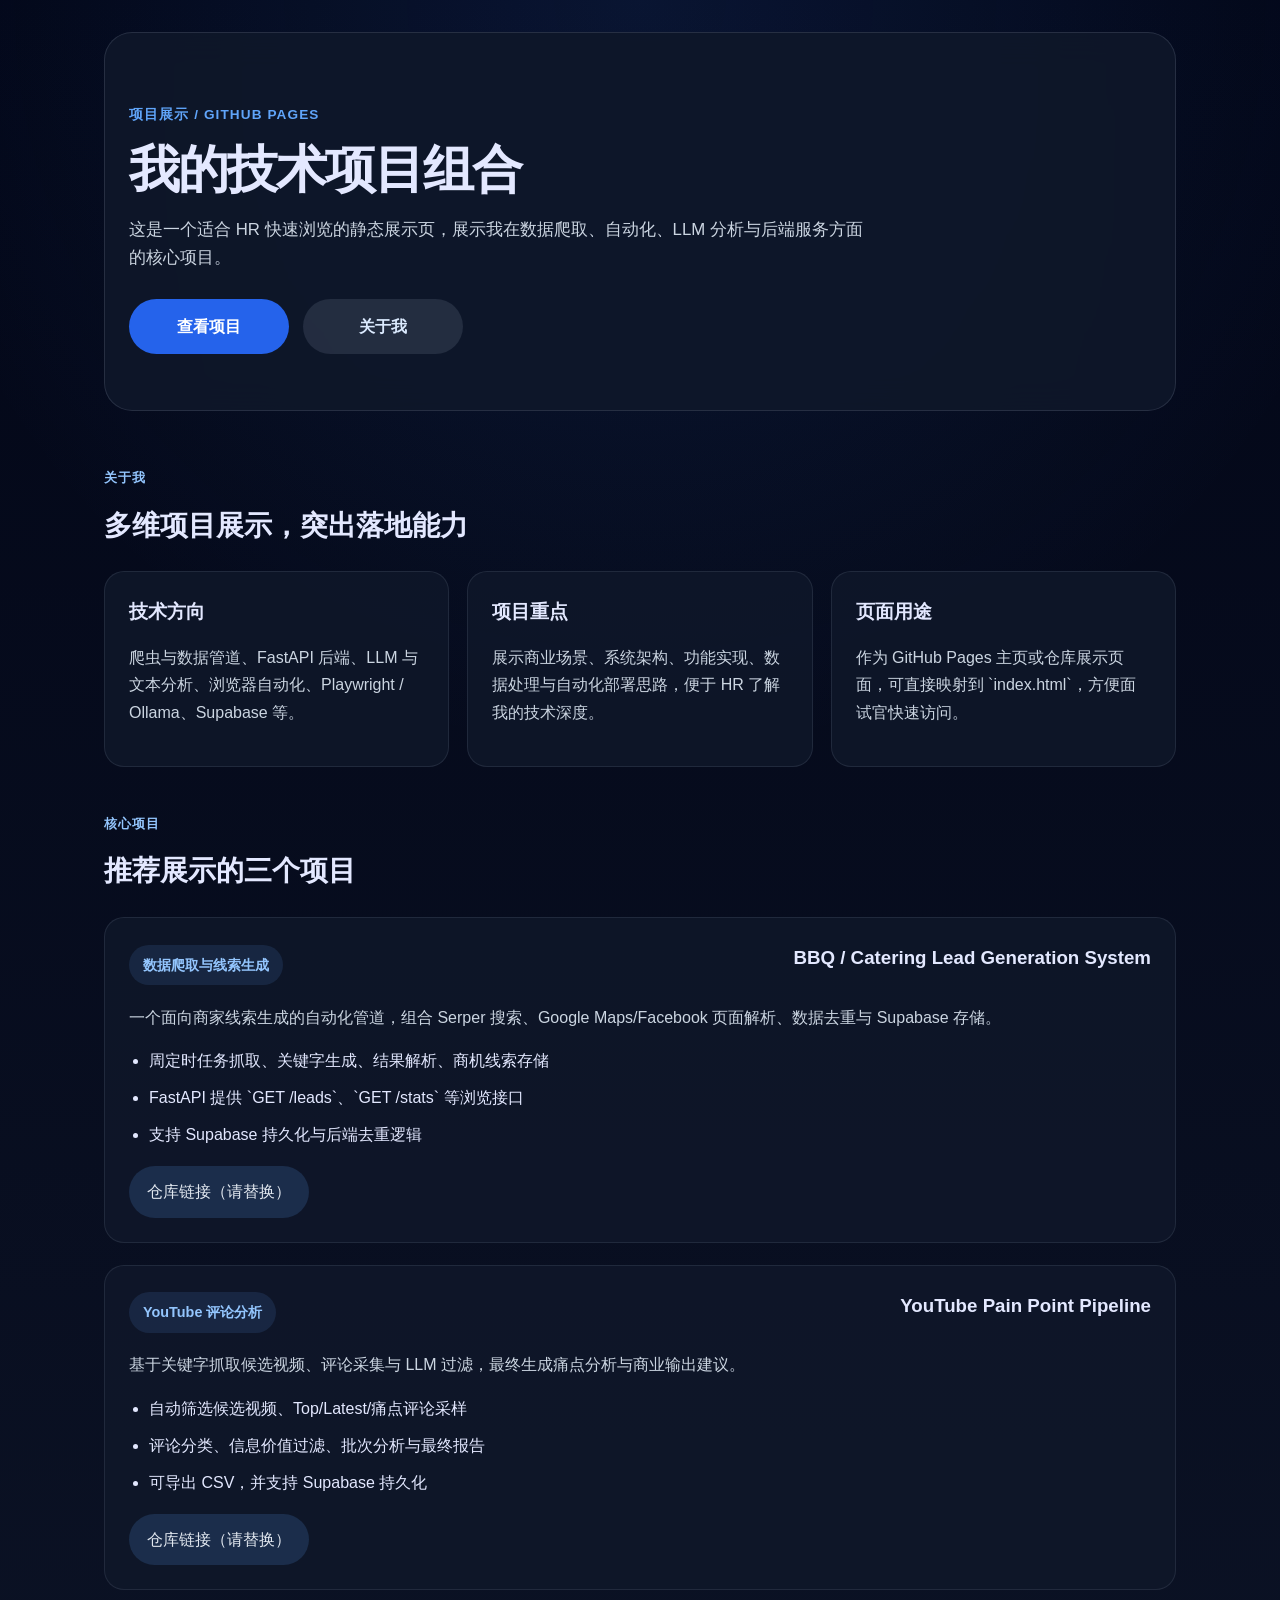
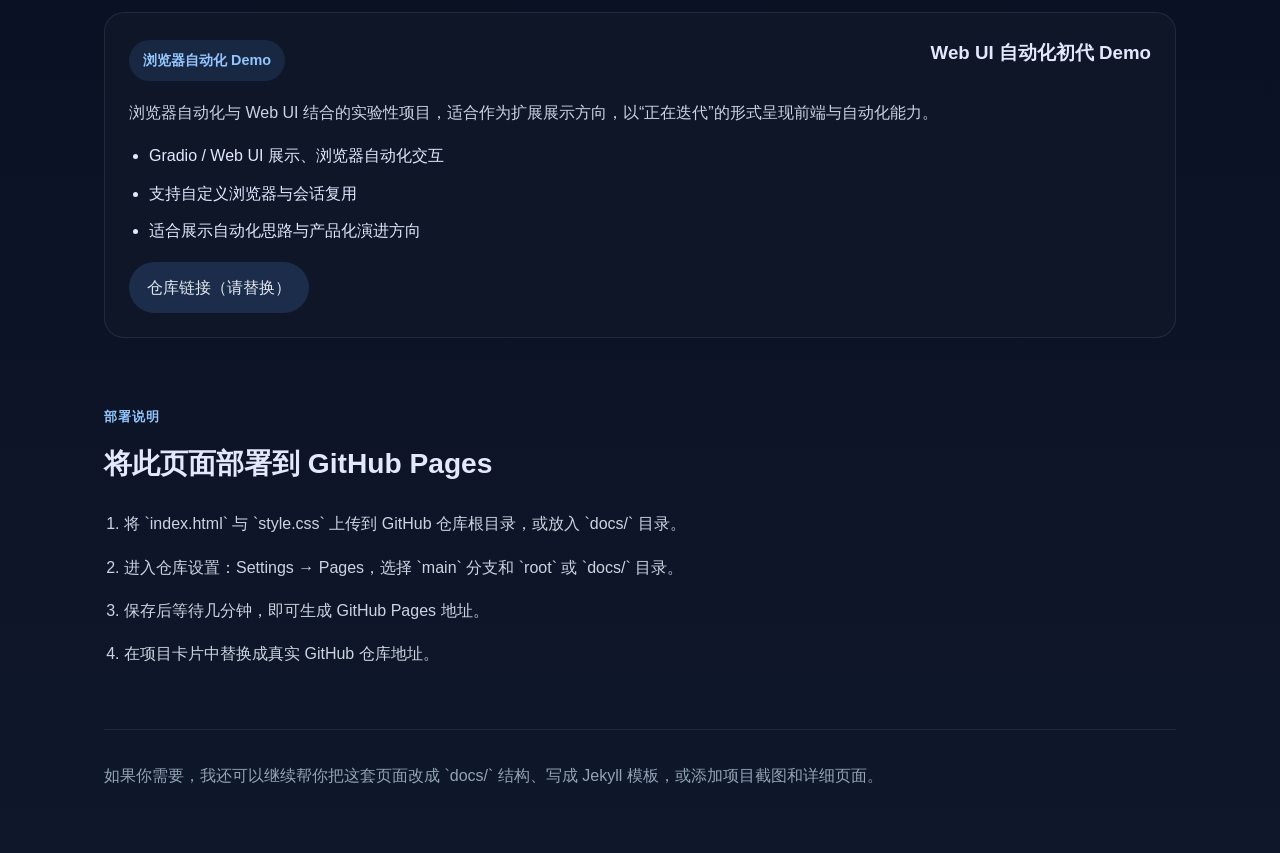
<file: index.html>
<!DOCTYPE html>
<html lang="zh-CN">
<head>
  <meta charset="UTF-8" />
  <meta name="viewport" content="width=device-width, initial-scale=1.0" />
  <title>个人项目展示 | GitHub Pages</title>
  <link rel="stylesheet" href="style.css" />
</head>
<body>
  <div class="page-shell">
    <header class="hero">
      <div class="hero-content">
        <p class="eyebrow">项目展示 / GitHub Pages</p>
        <h1>我的技术项目组合</h1>
        <p class="hero-copy">
          这是一个适合 HR 快速浏览的静态展示页，展示我在数据爬取、自动化、LLM 分析与后端服务方面的核心项目。
        </p>
        <div class="hero-buttons">
          <a class="btn btn-primary" href="#projects">查看项目</a>
          <a class="btn btn-secondary" href="#about">关于我</a>
        </div>
      </div>
    </header>

    <main>
      <section class="intro" id="about">
        <div class="section-head">
          <span class="section-label">关于我</span>
          <h2>多维项目展示，突出落地能力</h2>
        </div>
        <div class="intro-grid">
          <div class="intro-card">
            <h3>技术方向</h3>
            <p>爬虫与数据管道、FastAPI 后端、LLM 与文本分析、浏览器自动化、Playwright / Ollama、Supabase 等。</p>
          </div>
          <div class="intro-card">
            <h3>项目重点</h3>
            <p>展示商业场景、系统架构、功能实现、数据处理与自动化部署思路，便于 HR 了解我的技术深度。</p>
          </div>
          <div class="intro-card">
            <h3>页面用途</h3>
            <p>作为 GitHub Pages 主页或仓库展示页面，可直接映射到 `index.html`，方便面试官快速访问。</p>
          </div>
        </div>
      </section>

      <section class="projects" id="projects">
        <div class="section-head">
          <span class="section-label">核心项目</span>
          <h2>推荐展示的三个项目</h2>
        </div>

        <article class="project-card">
          <div class="project-meta">
            <span class="project-tag">数据爬取与线索生成</span>
            <h3>BBQ / Catering Lead Generation System</h3>
          </div>
          <p>一个面向商家线索生成的自动化管道，组合 Serper 搜索、Google Maps/Facebook 页面解析、数据去重与 Supabase 存储。</p>
          <ul>
            <li>周定时任务抓取、关键字生成、结果解析、商机线索存储</li>
            <li>FastAPI 提供 `GET /leads`、`GET /stats` 等浏览接口</li>
            <li>支持 Supabase 持久化与后端去重逻辑</li>
          </ul>
          <div class="project-links">
            <a class="link-button" href="#">仓库链接（请替换）</a>
          </div>
        </article>

        <article class="project-card">
          <div class="project-meta">
            <span class="project-tag">YouTube 评论分析</span>
            <h3>YouTube Pain Point Pipeline</h3>
          </div>
          <p>基于关键字抓取候选视频、评论采集与 LLM 过滤，最终生成痛点分析与商业输出建议。</p>
          <ul>
            <li>自动筛选候选视频、Top/Latest/痛点评论采样</li>
            <li>评论分类、信息价值过滤、批次分析与最终报告</li>
            <li>可导出 CSV，并支持 Supabase 持久化</li>
          </ul>
          <div class="project-links">
            <a class="link-button" href="#">仓库链接（请替换）</a>
          </div>
        </article>

        <article class="project-card">
          <div class="project-meta">
            <span class="project-tag">浏览器自动化 Demo</span>
            <h3>Web UI 自动化初代 Demo</h3>
          </div>
          <p>浏览器自动化与 Web UI 结合的实验性项目，适合作为扩展展示方向，以“正在迭代”的形式呈现前端与自动化能力。</p>
          <ul>
            <li>Gradio / Web UI 展示、浏览器自动化交互</li>
            <li>支持自定义浏览器与会话复用</li>
            <li>适合展示自动化思路与产品化演进方向</li>
          </ul>
          <div class="project-links">
            <a class="link-button" href="#">仓库链接（请替换）</a>
          </div>
        </article>
      </section>

      <section class="deploy" id="deploy">
        <div class="section-head">
          <span class="section-label">部署说明</span>
          <h2>将此页面部署到 GitHub Pages</h2>
        </div>
        <ol class="deploy-steps">
          <li>将 `index.html` 与 `style.css` 上传到 GitHub 仓库根目录，或放入 `docs/` 目录。</li>
          <li>进入仓库设置：Settings → Pages，选择 `main` 分支和 `root` 或 `docs/` 目录。</li>
          <li>保存后等待几分钟，即可生成 GitHub Pages 地址。</li>
          <li>在项目卡片中替换成真实 GitHub 仓库地址。</li>
        </ol>
      </section>
    </main>

    <footer class="footer">
      <p>如果你需要，我还可以继续帮你把这套页面改成 `docs/` 结构、写成 Jekyll 模板，或添加项目截图和详细页面。</p>
    </footer>
  </div>
</body>
</html>
</file>
<file: style.css>
:root {
  color-scheme: dark;
  color: #eaeaea;
  background: #0f172a;
  font-family: "Segoe UI", "Helvetica Neue", Arial, sans-serif;
  font-size: 16px;
  line-height: 1.7;
}

* {
  box-sizing: border-box;
}

body {
  margin: 0;
  min-height: 100vh;
  background: radial-gradient(circle at top, rgba(59, 130, 246, 0.12), transparent 30%),
    linear-gradient(180deg, #020617 0%, #0f172a 100%);
  color: #e3e8ff;
}

.page-shell {
  max-width: 1120px;
  margin: 0 auto;
  padding: 32px 24px 48px;
}

.hero {
  padding: 56px 24px;
  border: 1px solid rgba(148, 163, 184, 0.18);
  border-radius: 28px;
  background: rgba(15, 23, 42, 0.92);
  backdrop-filter: blur(16px);
  margin-bottom: 40px;
}

.eyebrow {
  display: inline-flex;
  margin-bottom: 18px;
  color: #60a5fa;
  font-weight: 700;
  letter-spacing: 0.08em;
  text-transform: uppercase;
  font-size: 0.85rem;
}

.hero h1 {
  margin: 0 0 20px;
  font-size: clamp(2.4rem, 4vw, 4rem);
  line-height: 1.02;
  letter-spacing: -0.04em;
}

.hero-copy {
  max-width: 740px;
  color: #cbd5e1;
  font-size: 1.05rem;
}

.hero-buttons {
  display: flex;
  flex-wrap: wrap;
  gap: 14px;
  margin-top: 26px;
}

.btn {
  display: inline-flex;
  align-items: center;
  justify-content: center;
  min-width: 160px;
  padding: 14px 20px;
  border-radius: 999px;
  text-decoration: none;
  font-weight: 700;
  transition: transform 0.2s ease, background-color 0.2s ease, color 0.2s ease;
}

.btn:hover {
  transform: translateY(-2px);
}

.btn-primary {
  background: #2563eb;
  color: #ffffff;
}

.btn-secondary {
  background: rgba(148, 163, 184, 0.16);
  color: #dbeafe;
}

.section-head {
  margin-bottom: 22px;
}

.section-label {
  display: inline-flex;
  margin-bottom: 12px;
  color: #93c5fd;
  font-weight: 700;
  text-transform: uppercase;
  letter-spacing: 0.08em;
  font-size: 0.82rem;
}

.section-head h2 {
  margin: 0;
  font-size: clamp(1.7rem, 2.2vw, 2.6rem);
}

.intro {
  padding: 12px 0 42px;
}

.intro-grid {
  display: grid;
  grid-template-columns: repeat(auto-fit, minmax(220px, 1fr));
  gap: 18px;
}

.intro-card,
.project-card {
  border: 1px solid rgba(148, 163, 184, 0.14);
  background: rgba(15, 23, 42, 0.88);
  padding: 24px;
  border-radius: 20px;
}

.intro-card h3,
.project-card h3 {
  margin-top: 0;
  margin-bottom: 14px;
}

.intro-card p,
.project-card p,
.deploy-steps li {
  color: #cbd5e1;
}

.projects {
  padding-bottom: 42px;
}

.project-card {
  margin-bottom: 22px;
}

.project-meta {
  display: flex;
  align-items: center;
  justify-content: space-between;
  gap: 18px;
  flex-wrap: wrap;
  margin-bottom: 16px;
}

.project-tag {
  display: inline-flex;
  padding: 8px 14px;
  border-radius: 999px;
  background: rgba(96, 165, 250, 0.12);
  color: #93c5fd;
  font-size: 0.9rem;
  font-weight: 700;
}

.project-card ul {
  margin: 16px 0 0;
  padding-left: 20px;
}

.project-card li {
  margin-bottom: 10px;
}

.project-links {
  margin-top: 18px;
}

.link-button {
  display: inline-flex;
  align-items: center;
  justify-content: center;
  padding: 12px 18px;
  border-radius: 999px;
  text-decoration: none;
  background: rgba(96, 165, 250, 0.16);
  color: #e2e8f0;
  transition: background-color 0.2s ease;
}

.link-button:hover {
  background: rgba(96, 165, 250, 0.28);
}

.deploy {
  padding: 0 0 46px;
}

.deploy-steps {
  margin: 0;
  padding-left: 20px;
}

.deploy-steps li {
  margin-bottom: 16px;
}

.footer {
  padding-top: 16px;
  border-top: 1px solid rgba(148, 163, 184, 0.12);
  color: #94a3b8;
}

@media (max-width: 720px) {
  .hero {
    padding: 36px 18px;
  }

  .hero-buttons {
    flex-direction: column;
  }

  .hero-buttons .btn {
    width: 100%;
  }
}
</file>
